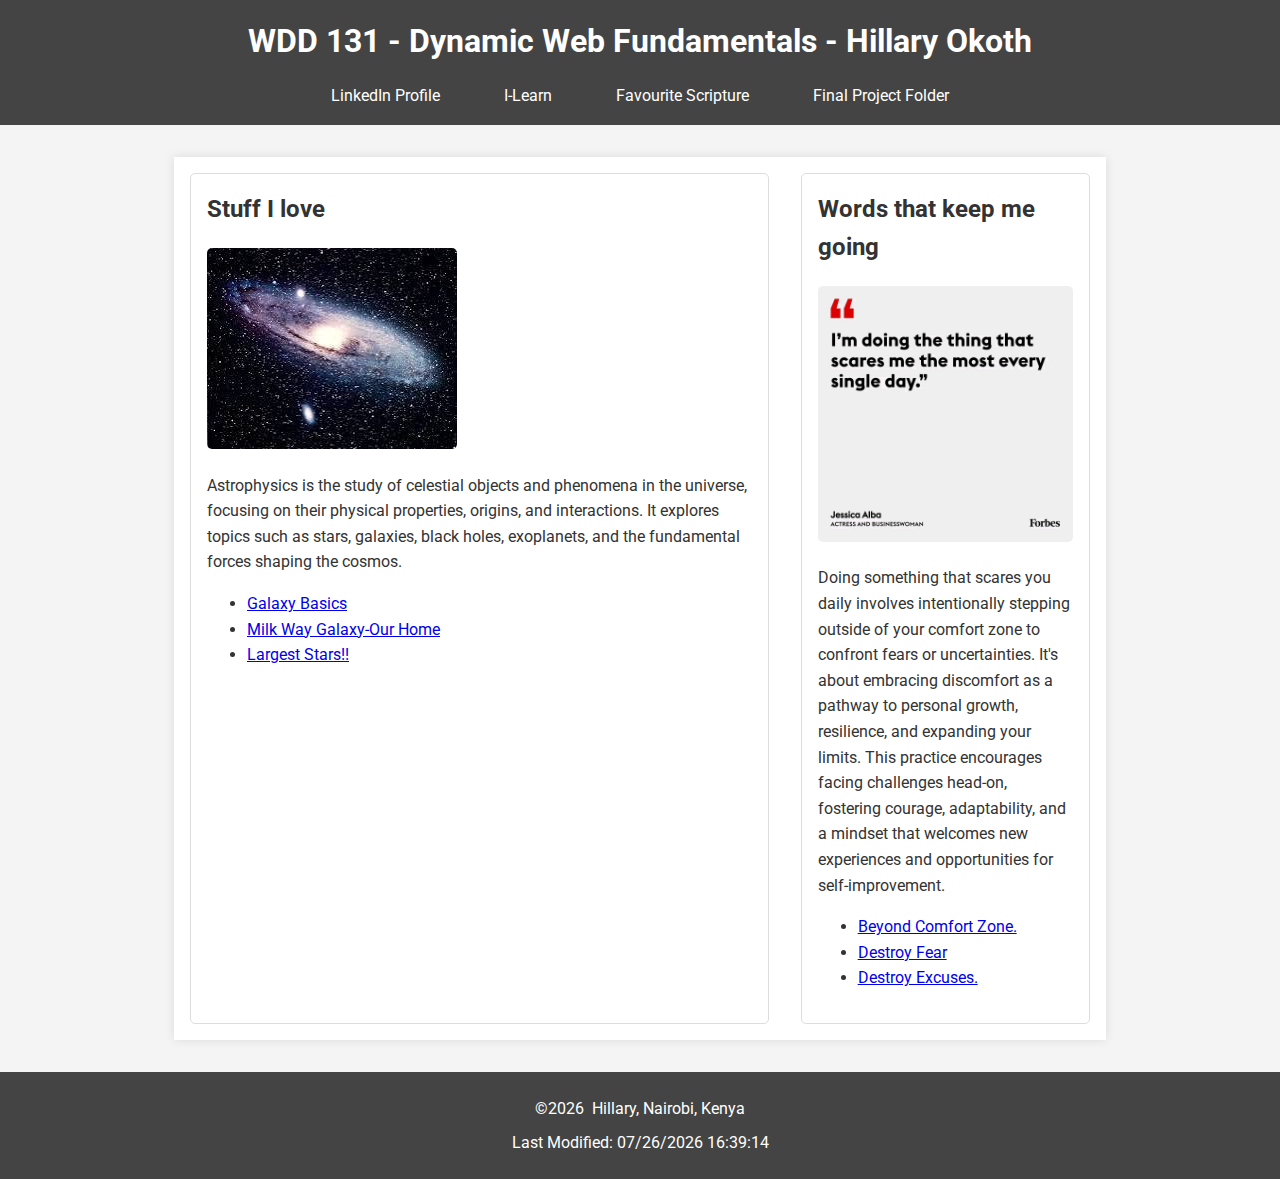
<file: index.html>
<!DOCTYPE html>
<html lang="en">
<head>
    <meta charset="UTF-8">
    <meta name="viewport" content="width=device-width, initial-scale=1.0">
    <title>WDD 131 - Dynamic Web Fundamentals - Hillary Okoth</title>
    <meta name="description" content="A page with some information about me and my interest in Astrophysics. I also speak about some words that help me move forward despite feeling fear.">
    <meta name="author" content="Hillary Okoth">
    <link rel ="preconnect" href="https://fonts.googleapis.com">    
    <link rel="preconnect" href="https://fonts.gstatic.com" crossorigin>
    <link rel ="stylesheet" href="styles/base.css">
    <link href="https://fonts.googleapis.com/css2?family=Roboto:wght@400;700&display=swap" rel="stylesheet">
    <script src="scripts/getdates.js" defer></script>
</head>
<body>
    <header>
        <h1>WDD 131 - Dynamic Web Fundamentals - Hillary Okoth</h1>
        <nav>
            <ul>
                <li><a href="https://www.linkedin.com/in/hillary-okoth-831391218/" target="_blank">LinkedIn Profile</a></li>
                <li><a href="https://byui.instructure.com/" target="_blank">I-Learn</a></li>
                <li><a href="https://www.churchofjesuschrist.org/study/scriptures/nt/matt/4?lang=eng&id=p19#p19" target="_blank">Favourite Scripture</a></li>
                <li><a href="#" target="_blank">Final Project Folder</a></li>
            </ul>
        </nav>
    </header>
    <main>
        <section class="card">
            <h2>Stuff I love</h2>
            <img src="images/astro.jpeg" alt="Picture of a galaxy shot by The Hubble Space Telescope.">
            <p>Astrophysics is the study of celestial objects and phenomena in the universe, focusing on their physical properties, origins, and interactions. It explores topics such as stars, galaxies, black holes, exoplanets, and the fundamental forces shaping the cosmos.</p>
            <ul>
                <li><a href="https://science.nasa.gov/universe/galaxies/" target="_blank">Galaxy Basics</a></li>
                <li><a href="https://en.wikipedia.org/wiki/Milky_Way" target="_blank">Milk Way Galaxy-Our Home</a></li>
                <li><a href="https://www.thoughtco.com/the-largest-star-in-the-universe-3073629" target="_blank">Largest Stars!!</a></li>
            </ul>
        </section>
        <section class="card">
            <h2>Words that keep me going</h2>
            <img src="images/quote.jpeg" alt="A quote.">
            <p>Doing something that scares you daily involves intentionally stepping outside of your comfort zone to confront fears or uncertainties. It's about embracing discomfort as a pathway to personal growth, resilience, and expanding your limits. This practice encourages facing challenges head-on, fostering courage, adaptability, and a mindset that welcomes new experiences and opportunities for self-improvement.</p>
            <ul>
                <li><a href="https://www.successconsciousness.com/blog/personal-development/beyond-the-comfort-zone/" target="_blank">Beyond Comfort Zone.</a></li>
                <li><a href="https://psychcentral.com/anxiety/tips-for-overcoming-fear-and-anxiety" target="_blank">Destroy Fear</a></li>
                <li><a href="https://www.lifehack.org/articles/mentalstrength/how-to-stop-making-excuses-and-get-what-you-want.html" target="_blank">Destroy Excuses.</a></li>
            </ul>
        </section>
    </main>
    
    <footer>
        <p>&copy; <span id="currentyear"></span> Hillary, Nairobi, Kenya</p>
        <p id="lastModified"></p>
    </footer>
     
</body>
</html>
</file>
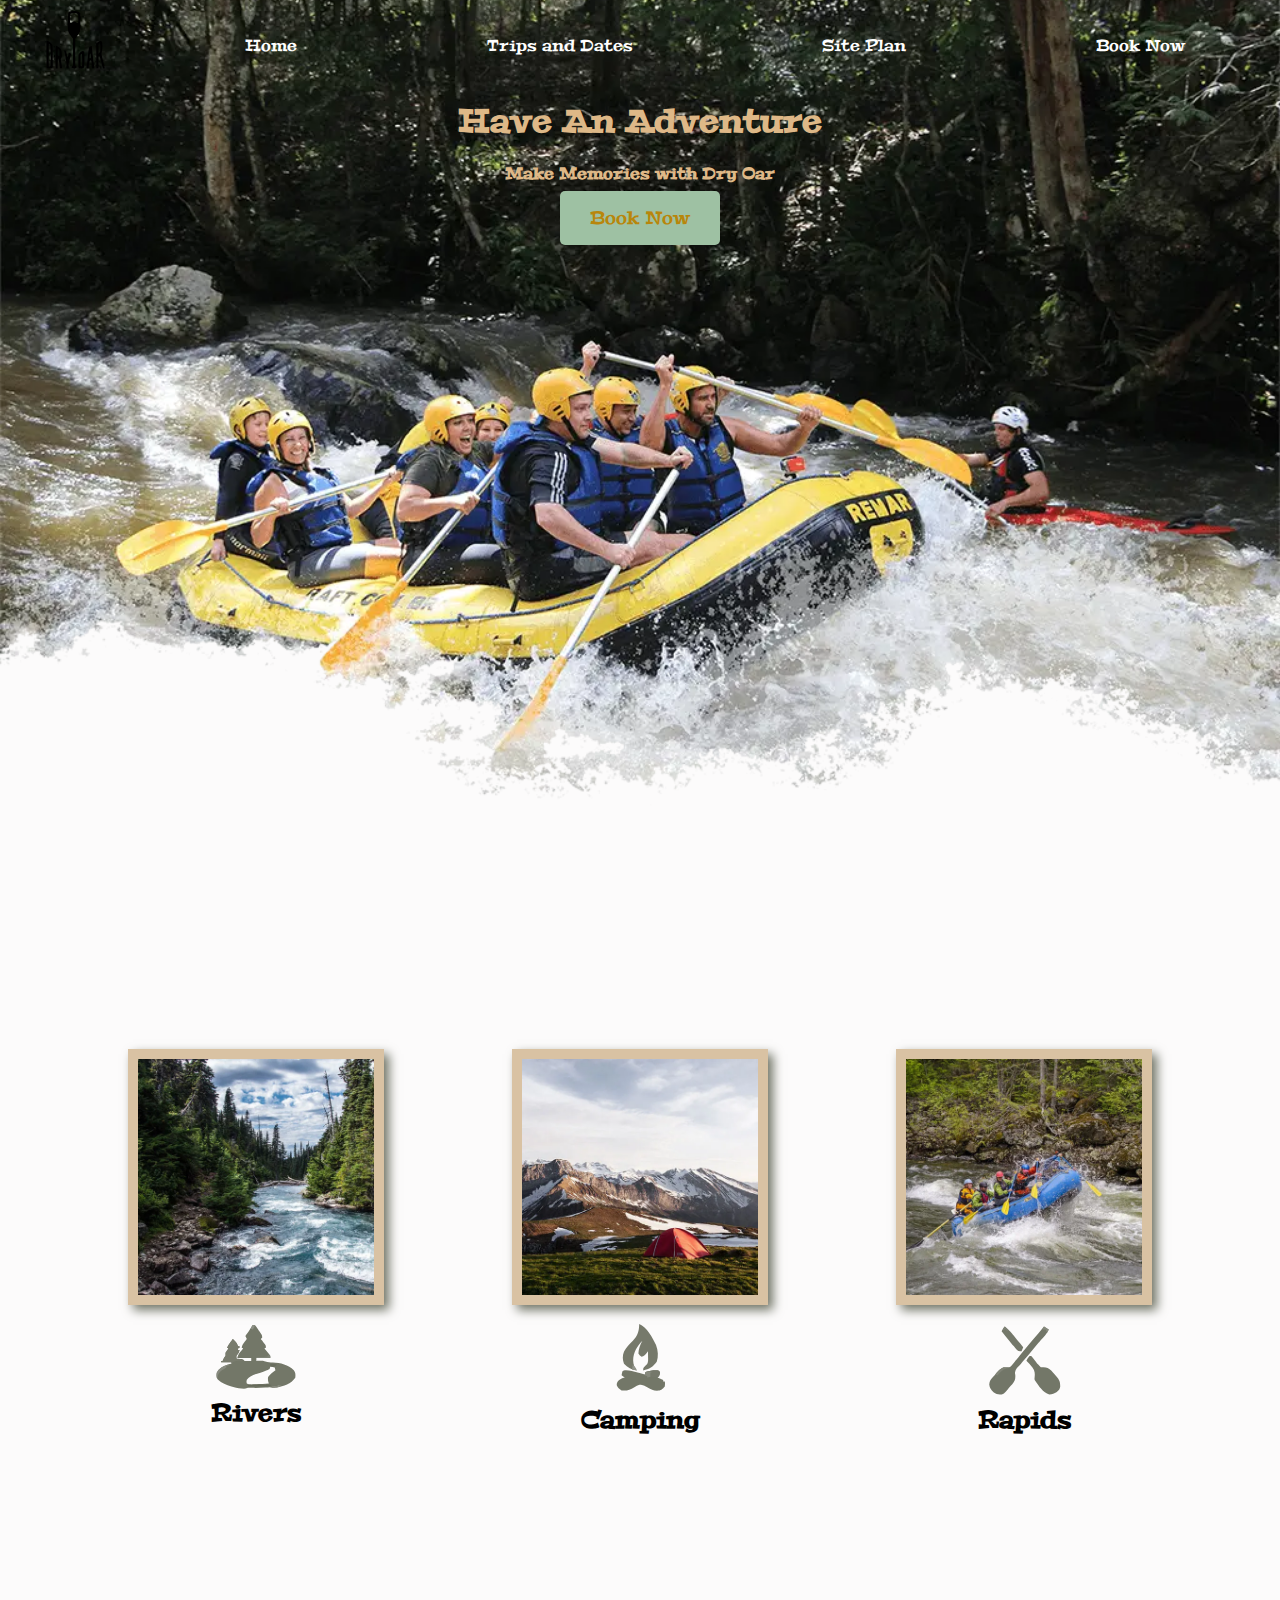
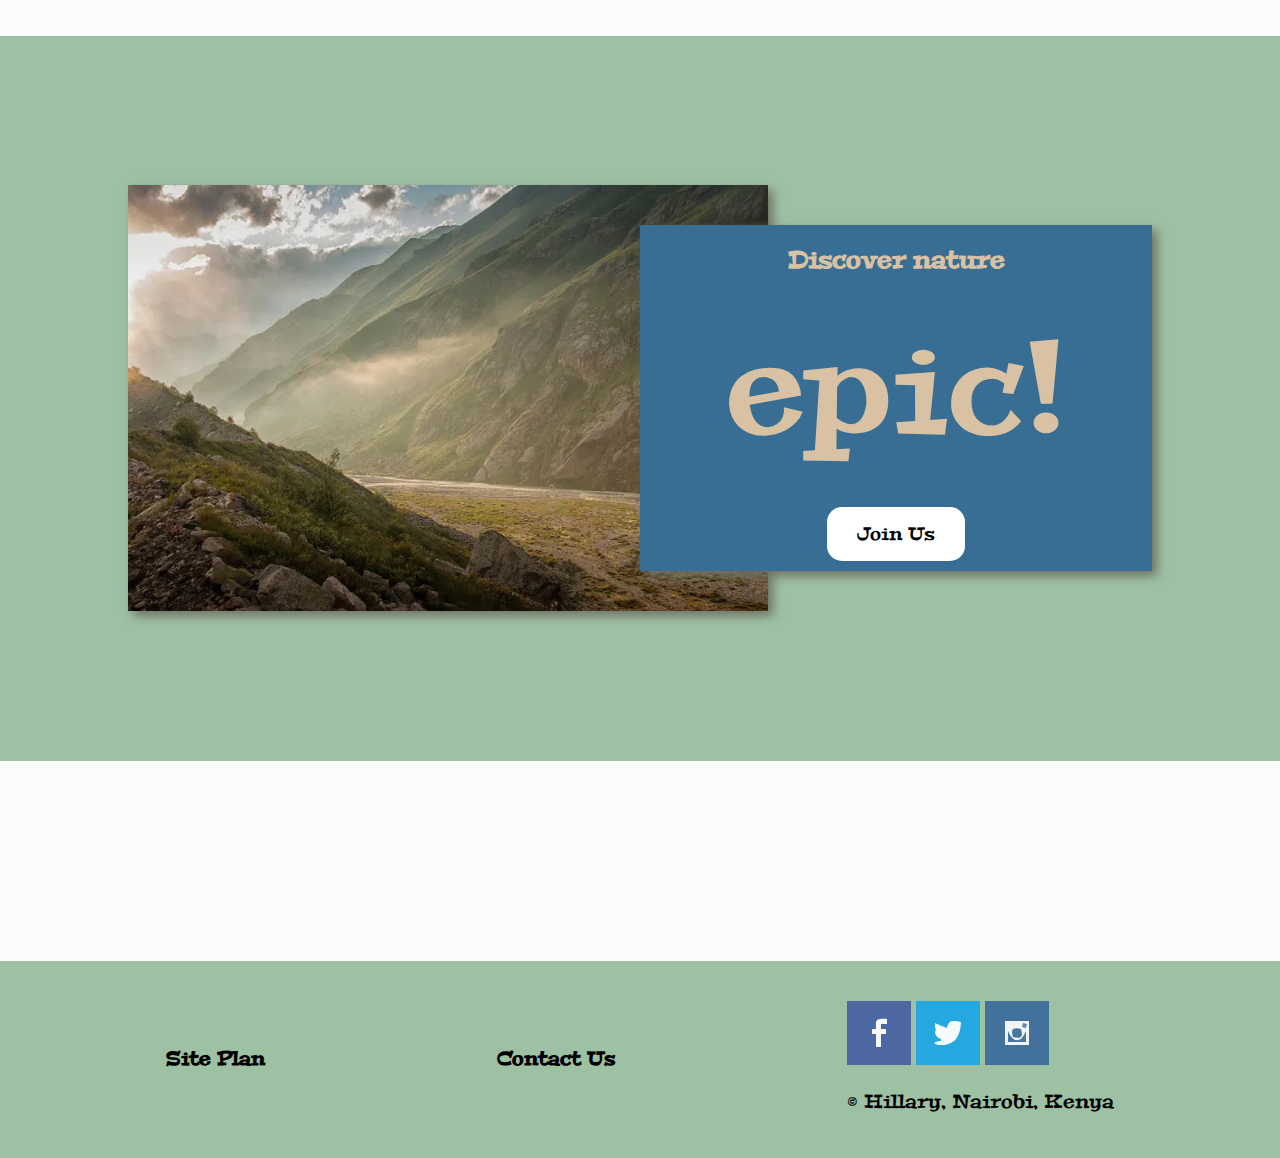
<file: wwr/index.html>
<!DOCTYPE html>
<html lang="en">
<head>
    <meta charset="UTF-8">
    <meta name="viewport" content="width=device-width, initial-scale=1.0">
    <title>WDD 131 - Dynamic Web Fundamentals - Hillary Okoth</title>
    <meta name="description" content="White Water Rafting Booking Site.">
    <meta name="author" content="Hillary Okoth">
    <link rel ="preconnect" href="https://fonts.googleapis.com">    
    <link rel="preconnect" href="https://fonts.gstatic.com" crossorigin>
    <link rel ="stylesheet" href="styles/styles.css">
    <link href="https://fonts.googleapis.com/css2?family=Roboto:wght@400;700&display=swap" rel="stylesheet">
    <script src="scripts/rafting.js" defer></script>
</head>

    <body>

        <div id="content">

            <header>
                <a id="logo_link" href="index.html">
                    <img class="logo" src="images/logo.svg" alt="Dry Oar Logo" loading="lazy">
                </a>
                <nav>
                    <a href="index.html">Home</a>
                    <a href="trips.html" target="_blank">Trips and Dates</a>
                    <a href="site-plan-rafting.html" target="_blank">Site Plan</a>
                    <a href="book.html" target="_blank">Book Now</a>
                </nav>
            </header>

            <div id="hero">
                
                <div id="hero-box">
                    <img id="hero-img" src="images/hero.webp" alt="People enjoying white water rafting">
                </div>
                <section id="hero-msg">
                    <h1 class="home-title">Have An Adventure</h1>
                    <h4>Make Memories with Dry Oar</h4>
                    <div class="button-box">
                        <a class="book" href="book.html" target="_blank">Book Now</a>
                    </div>
                </section>
            </div>

            <main class="home-grid">

                <section class="rivers-card">
                    <img class="card-img" src="images/rivers.webp" alt="river in forest">
                    <img class="icon" src="images/river_icon.svg" alt="river icon">
                    <h2>Rivers</h2>
                </section>

                <section class="camping-card">
                    <img class="card-img" src="images/camping.webp" alt="tent in mountains">
                    <img class="icon" src="images/fire_icon.svg" alt="fire icon">
                    <h2>Camping</h2>
                </section>

                <section class="rapids-card">
                    <img class="card-img" src="images/rapids.webp" alt="rafting boat">
                    <img class="icon" src="images/oars.svg" alt="oars icon">
                    <h2>Rapids</h2>
                </section>

                <div id="background"></div>

                <img class="mountains" src="images/mountains.webp" alt="Misty mountains">
                
                <section class="msg">
                    <h2 id="wow">Discover nature</h2>
                    <p id="epic">epic! </p>
                    <a class='join' href="book.html">Join Us</a>
                </section>
                
            </main>

            <footer>                
                <h3><a href="site-plan-rafting.html">Site Plan</a></h3>
                <h3><a href="book.html">Contact Us</a></h3>
                <div class="social">
                    <a href="https://facebook.com" target="_blank">
                        <img src="images/facebook.svg" alt="fb icon">
                    </a>
                    <a href="https://twitter.com" target="_blank">
                        <img src="images/twitter.svg" alt="twitter icon">
                    </a>
                    <a href="https://instagram.com" target="_blank">
                        <img src="images/instagram.svg" alt="instagram icon">
                    </a>

                    <p>&copy; <span id="currentyear"></span> Hillary, Nairobi, Kenya</p>
                    <p id="lastModified"></p>

                </div>
            </footer>
        </div>   
    </body>
</html>
</file>
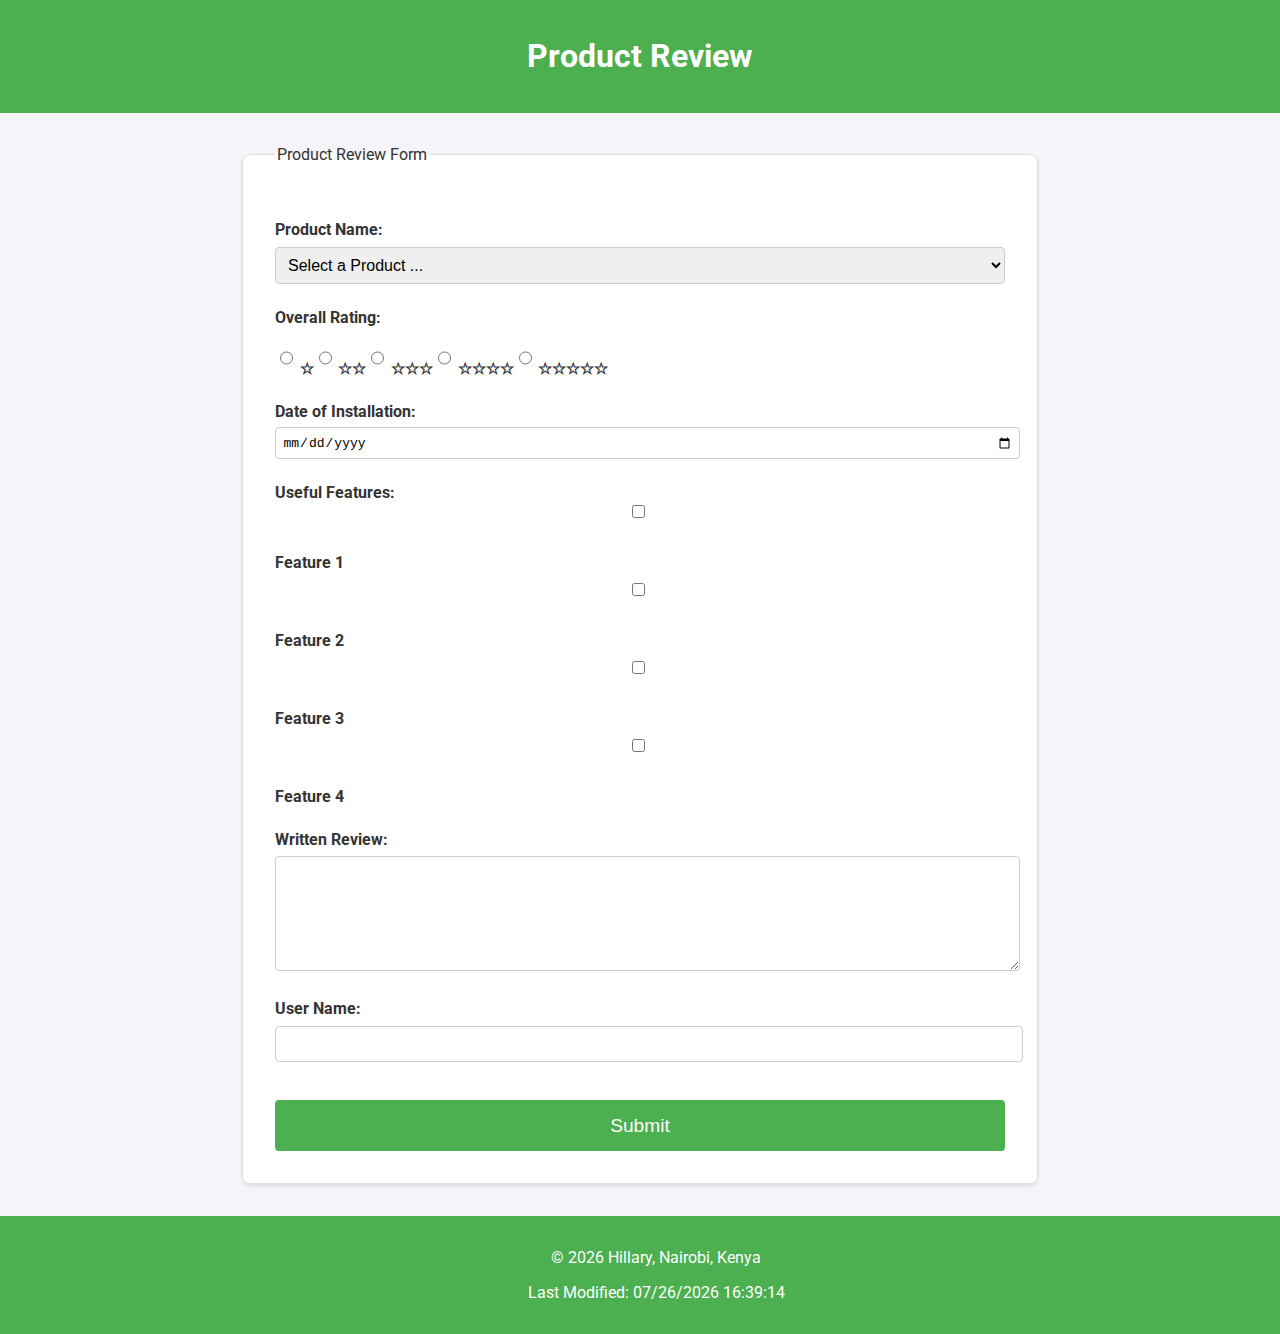
<file: form.html>
<!DOCTYPE html>
<html lang="en">
<head>
    <meta charset="UTF-8">
    <meta name="viewport" content="width=device-width, initial-scale=1.0">
    <title>WDD 131 - Dynamic Web Fundamentals - Hillary Okoth</title>
    <meta name="description" content="A page for Product Review.">
    <meta name="author" content="Hillary Okoth">
    <link rel="preconnect" href="https://fonts.googleapis.com">
    <link rel="preconnect" href="https://fonts.gstatic.com" crossorigin>
    <link rel="stylesheet" href="week05/styles/form.css">
    <link href="https://fonts.googleapis.com/css2?family=Roboto:wght@400;700&display=swap" rel="stylesheet">
    <script src="week05/scripts/form.js" defer></script>
</head>
<body>
    <header>
        <h1>Product Review</h1>
    </header>

    <main>
        <form action="review.html" method="get">
            <fieldset>
                <legend>Product Review Form</legend>
                
                <label for="productName">Product Name:</label>
                <select id="productName" name="productName" required>
                    <option value="" disabled selected>Select a Product ...</option>
                    <!-- Dynamically generated options will go here -->
                </select>

                <label for="overallRating">Overall Rating:</label>
                <div id="overallRating">
                    <input type="radio" id="rating1" name="rating" value="1" required>
                    <label for="rating1">&star;</label>
                    <input type="radio" id="rating2" name="rating" value="2" required>
                    <label for="rating2">&star;&star;</label>
                    <input type="radio" id="rating3" name="rating" value="3" required>
                    <label for="rating3">&star;&star;&star;</label>
                    <input type="radio" id="rating4" name="rating" value="4" required>
                    <label for="rating4">&star;&star;&star;&star;</label>
                    <input type="radio" id="rating5" name="rating" value="5" required>
                    <label for="rating5">&star;&star;&star;&star;&star;</label>
                </div>

                <label for="installationDate">Date of Installation:</label>
                <input type="date" id="installationDate" name="installationDate" required>

                <label for="usefulFeatures">Useful Features:</label>
                <div id="usefulFeatures">
                    <input type="checkbox" id="feature1" name="usefulFeatures" value="Feature 1">
                    <label for="feature1">Feature 1</label>
                    <input type="checkbox" id="feature2" name="usefulFeatures" value="Feature 2">
                    <label for="feature2">Feature 2</label>
                    <input type="checkbox" id="feature3" name="usefulFeatures" value="Feature 3">
                    <label for="feature3">Feature 3</label>
                    <input type="checkbox" id="feature4" name="usefulFeatures" value="Feature 4">
                    <label for="feature4">Feature 4</label>
                </div>

                <label for="writtenReview">Written Review:</label>
                <textarea id="writtenReview" name="writtenReview"></textarea>

                <label for="userName">User Name:</label>
                <input type="text" id="userName" name="userName">

                <input type="submit" value="Submit">
            </fieldset>
        </form>
    </main>
    
    <footer>
        <p>&copy; <span id="currentyear"></span> Hillary, Nairobi, Kenya</p>
        <p id="lastModified"></p>
    </footer>
</body>
</html>
</file>
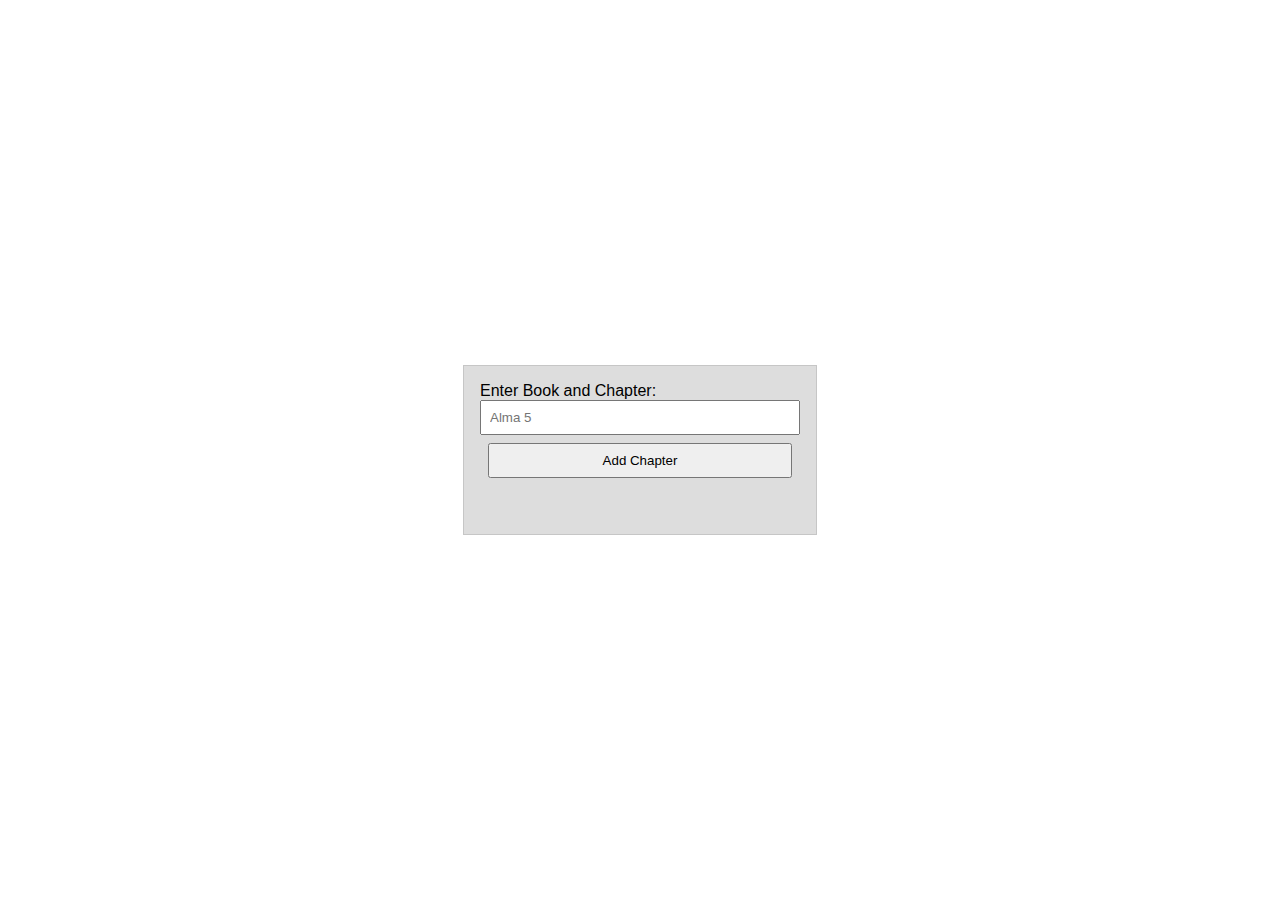
<file: week02/bom.html>
<!DOCTYPE html>
<html lang="en">
<head>
    <meta charset="UTF-8">
    <meta name="viewport" content="width=device-width, initial-scale=1.0">
    <title>Bookf Mormon - Top 10</title>
    <meta name="description" content="A webpage for scriptures.">
    <meta name="author" content="Hillary Okoth">
    <link rel ="preconnect" href="https://fonts.googleapis.com">    
    <link rel="preconnect" href="https://fonts.gstatic.com" crossorigin>
    <link href="https://fonts.googleapis.com/css2?family=Roboto:wght@400&display=swap" rel="stylesheet">
    <link rel="stylesheet" href="styles/bom.css">
    <script src="scripts/bom.js" defer></script>

        
</head>
<body>    
    <main>
        <label for="favchap">Enter Book and Chapter: </label>
        <input type="text" id="favchap" placeholder="Alma 5">
        <button type="submit">Add Chapter</button>
        <ul id="list"></ul>
    </main>
</body>
</html>
</file>
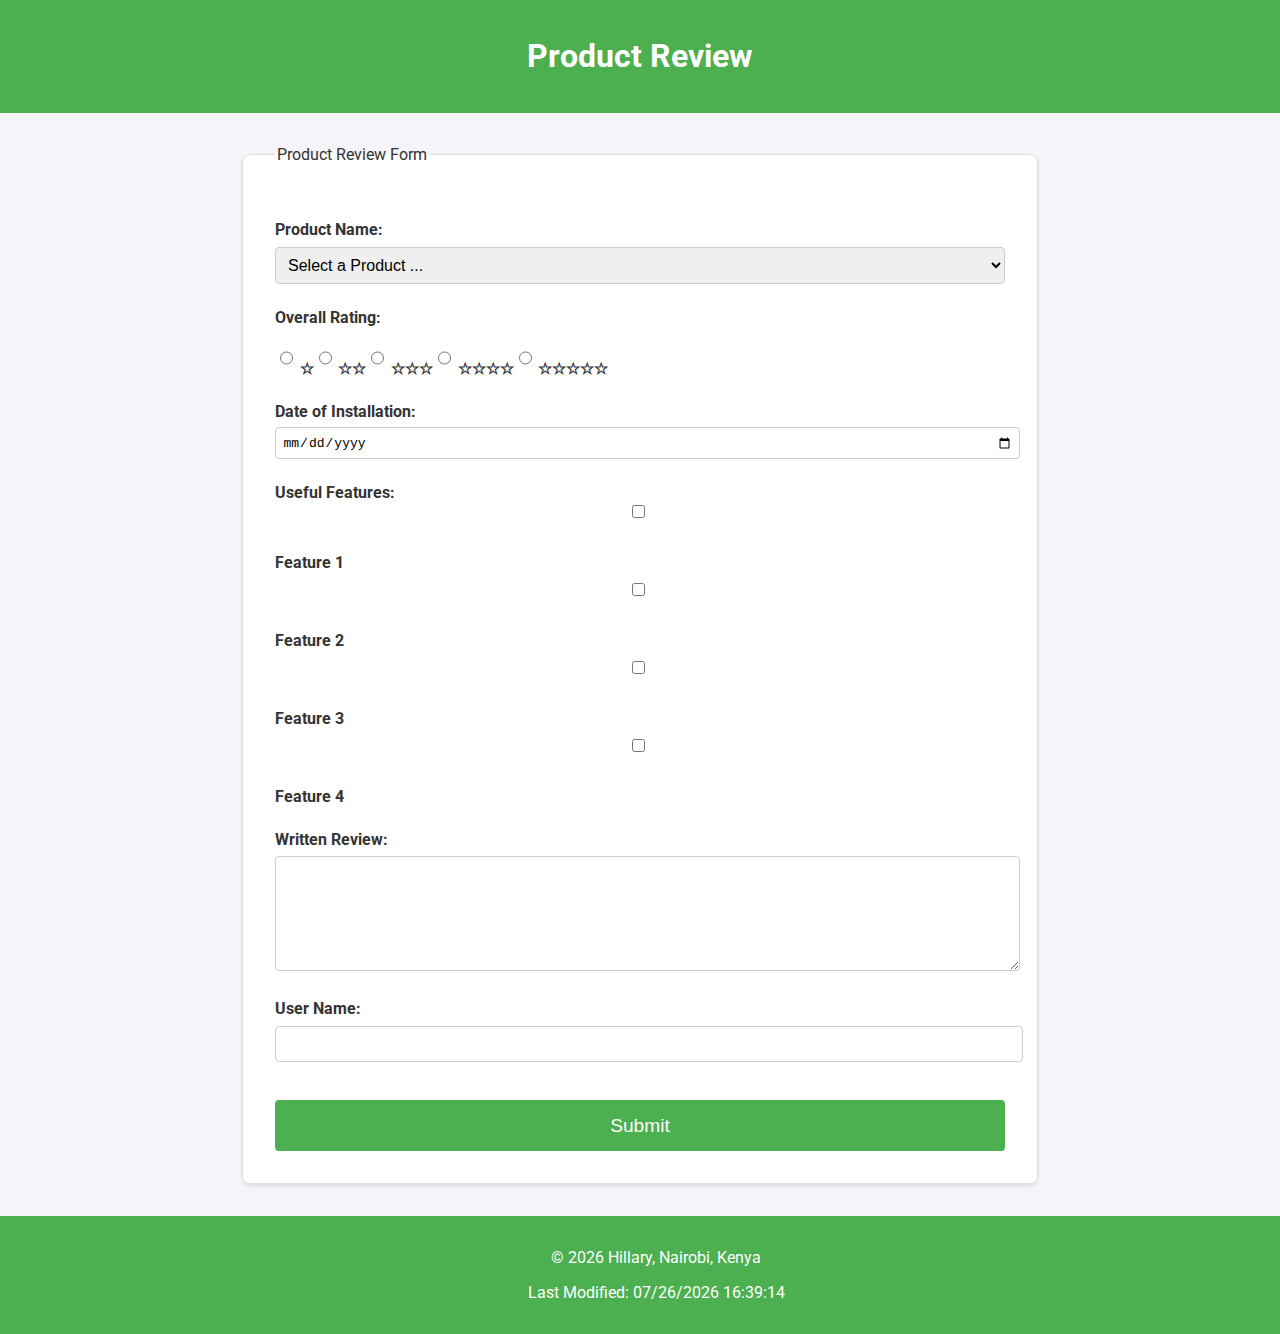
<file: week05/form.html>
<!DOCTYPE html>
<html lang="en">
<head>
    <meta charset="UTF-8">
    <meta name="viewport" content="width=device-width, initial-scale=1.0">
    <title>WDD 131 - Dynamic Web Fundamentals - Hillary Okoth</title>
    <meta name="description" content="A page for Product Review.">
    <meta name="author" content="Hillary Okoth">
    <link rel="preconnect" href="https://fonts.googleapis.com">
    <link rel="preconnect" href="https://fonts.gstatic.com" crossorigin>
    <link rel="stylesheet" href="styles/form.css">
    <link href="https://fonts.googleapis.com/css2?family=Roboto:wght@400;700&display=swap" rel="stylesheet">
    <script src="scripts/form.js" defer></script>
</head>
<body>
    <header>
        <h1>Product Review</h1>
    </header>

    <main>
        <form action="review.html" method="get">
            <fieldset>
                <legend>Product Review Form</legend>
                
                <label for="productName">Product Name:</label>
                <select id="productName" name="productName" required>
                    <option value="" disabled selected>Select a Product ...</option>
                    <!-- Dynamically generated options will go here -->
                </select>

                <label for="overallRating">Overall Rating:</label>
                <div id="overallRating">
                    <input type="radio" id="rating1" name="rating" value="1" required>
                    <label for="rating1">&star;</label>
                    <input type="radio" id="rating2" name="rating" value="2" required>
                    <label for="rating2">&star;&star;</label>
                    <input type="radio" id="rating3" name="rating" value="3" required>
                    <label for="rating3">&star;&star;&star;</label>
                    <input type="radio" id="rating4" name="rating" value="4" required>
                    <label for="rating4">&star;&star;&star;&star;</label>
                    <input type="radio" id="rating5" name="rating" value="5" required>
                    <label for="rating5">&star;&star;&star;&star;&star;</label>
                </div>

                <label for="installationDate">Date of Installation:</label>
                <input type="date" id="installationDate" name="installationDate" required>

                <label for="usefulFeatures">Useful Features:</label>
                <div id="usefulFeatures">
                    <input type="checkbox" id="feature1" name="usefulFeatures" value="Feature 1">
                    <label for="feature1">Feature 1</label>
                    <input type="checkbox" id="feature2" name="usefulFeatures" value="Feature 2">
                    <label for="feature2">Feature 2</label>
                    <input type="checkbox" id="feature3" name="usefulFeatures" value="Feature 3">
                    <label for="feature3">Feature 3</label>
                    <input type="checkbox" id="feature4" name="usefulFeatures" value="Feature 4">
                    <label for="feature4">Feature 4</label>
                </div>

                <label for="writtenReview">Written Review:</label>
                <textarea id="writtenReview" name="writtenReview"></textarea>

                <label for="userName">User Name:</label>
                <input type="text" id="userName" name="userName">

                <input type="submit" value="Submit">
            </fieldset>
        </form>
    </main>
    
    <footer>
        <p>&copy; <span id="currentyear"></span> Hillary, Nairobi, Kenya</p>
        <p id="lastModified"></p>
    </footer>
</body>
</html>
</file>
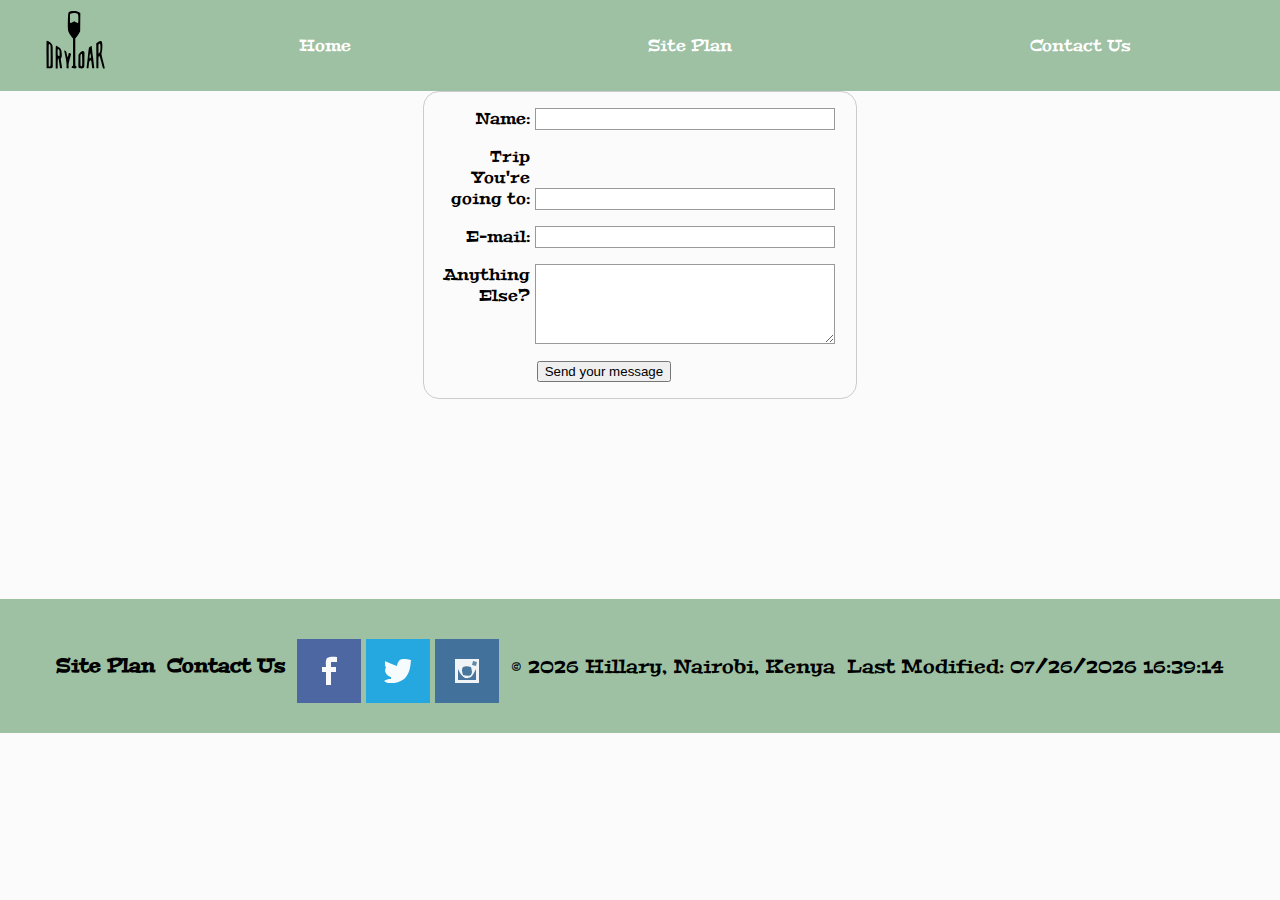
<file: wwr/book.html>
<!DOCTYPE html>
<html lang="en">
<head>
    <meta charset="UTF-8">
    <meta name="viewport" content="width=device-width, initial-scale=1.0">
    <title>Talk to Us!</title>
    <meta name="description" content="White Water Rafting Booking Site.">
    <meta name="author" content="Hillary Okoth">
    <link rel ="preconnect" href="https://fonts.googleapis.com">    
    <link rel="preconnect" href="https://fonts.gstatic.com" crossorigin>
    <link rel ="stylesheet" href="styles/styles.css">
    <link href="https://fonts.googleapis.com/css2?family=Roboto:wght@400;700&display=swap" rel="stylesheet">
    <script src="scripts/rafting.js" defer></script>
    <style>
        form {
            margin: 0 auto;
            width: 400px;
            padding: 1em;
            border: 1px solid #ccc;
            border-radius: 1em;
        }

        ul {
            list-style: none;
            padding: 0;
            margin: 0;
        }

        form li + li {
            margin-top: 1em;
        }

        label {
            display: inline-block;
            width: 90px;
            text-align: right;
        }

        input, textarea {
            font: 1em sans-serif;
            width: 300px;
            box-sizing: border-box;
            border: 1px solid #999;
        }

        input:focus, textarea:focus {
            border-color: #000;
        }

        textarea {
            vertical-align: top;
            height: 5em;
        }

        .button {
            padding-left: 90px; 
        }

        button {
            margin-left: 0.5em;
        }

        #feedback {
            background-color: antiquewhite;
            position: absolute;
            top: 0;
            left: 0;
            right: 0;
            padding: .5em;
            display: none;      
        }

        .moveDown {
            margin-top: 3em;
        }
    </style>
</head>
<body>
    <div id="data">
        <header class="trip">
            <a id="logo_link" href="index.html">
                <img class="logo" src="images/logo.svg" alt="Dry Oar Logo">
            </a>
            <nav>
                <a href="index.html">Home</a>                    
                <a href="site-plan-rafting.html">Site Plan</a>
                <a href="contactus.html">Contact Us</a>
            </nav>
        </header>            
        <main>
            <div id="feedback"></div>
            <form action="/my-handling-form-page" method="post">
                <ul>
                    <li>
                        <label for="name">Name:</label>
                        <input type="text" id="name" name="user_name" />
                    </li>
                    <li>
                        <label for="trip">Trip You're going to:</label>
                        <input type="text" id="trip" name="user_trip" />
                    </li>
                    <li>
                        <label for="mail">E-mail:</label>
                        <input type="email" id="mail" name="user_email" />
                    </li>
                    <li>
                        <label for="msg">Anything Else?</label>
                        <textarea id="msg" name="user_message"></textarea>
                    </li>
                    <li class="button">
                        <button type="submit">Send your message</button>
                    </li>
                </ul>
            </form>
        </main>
        <footer>
            <h3><a href="site-plan-rafting.html">Site Plan</a></h3>
            <h3><a href="contactus.html">Contact Us</a></h3>
            <div class="social">
                <a href="https://facebook.com" target="_blank">
                    <img src="images/facebook.svg" alt="fb icon">
                </a>
                <a href="https://twitter.com" target="_blank">
                    <img src="images/twitter.svg" alt="twitter icon">
                </a>
                <a href="https://instagram.com" target="_blank">
                    <img src="images/instagram.svg" alt="instagram icon">
                </a>
            </div>
            <p>&copy; <span id="currentyear"></span> Hillary, Nairobi, Kenya</p>
            <p id="lastModified"></p>
        </footer>
    </div>  
</body>
</html>
</file>
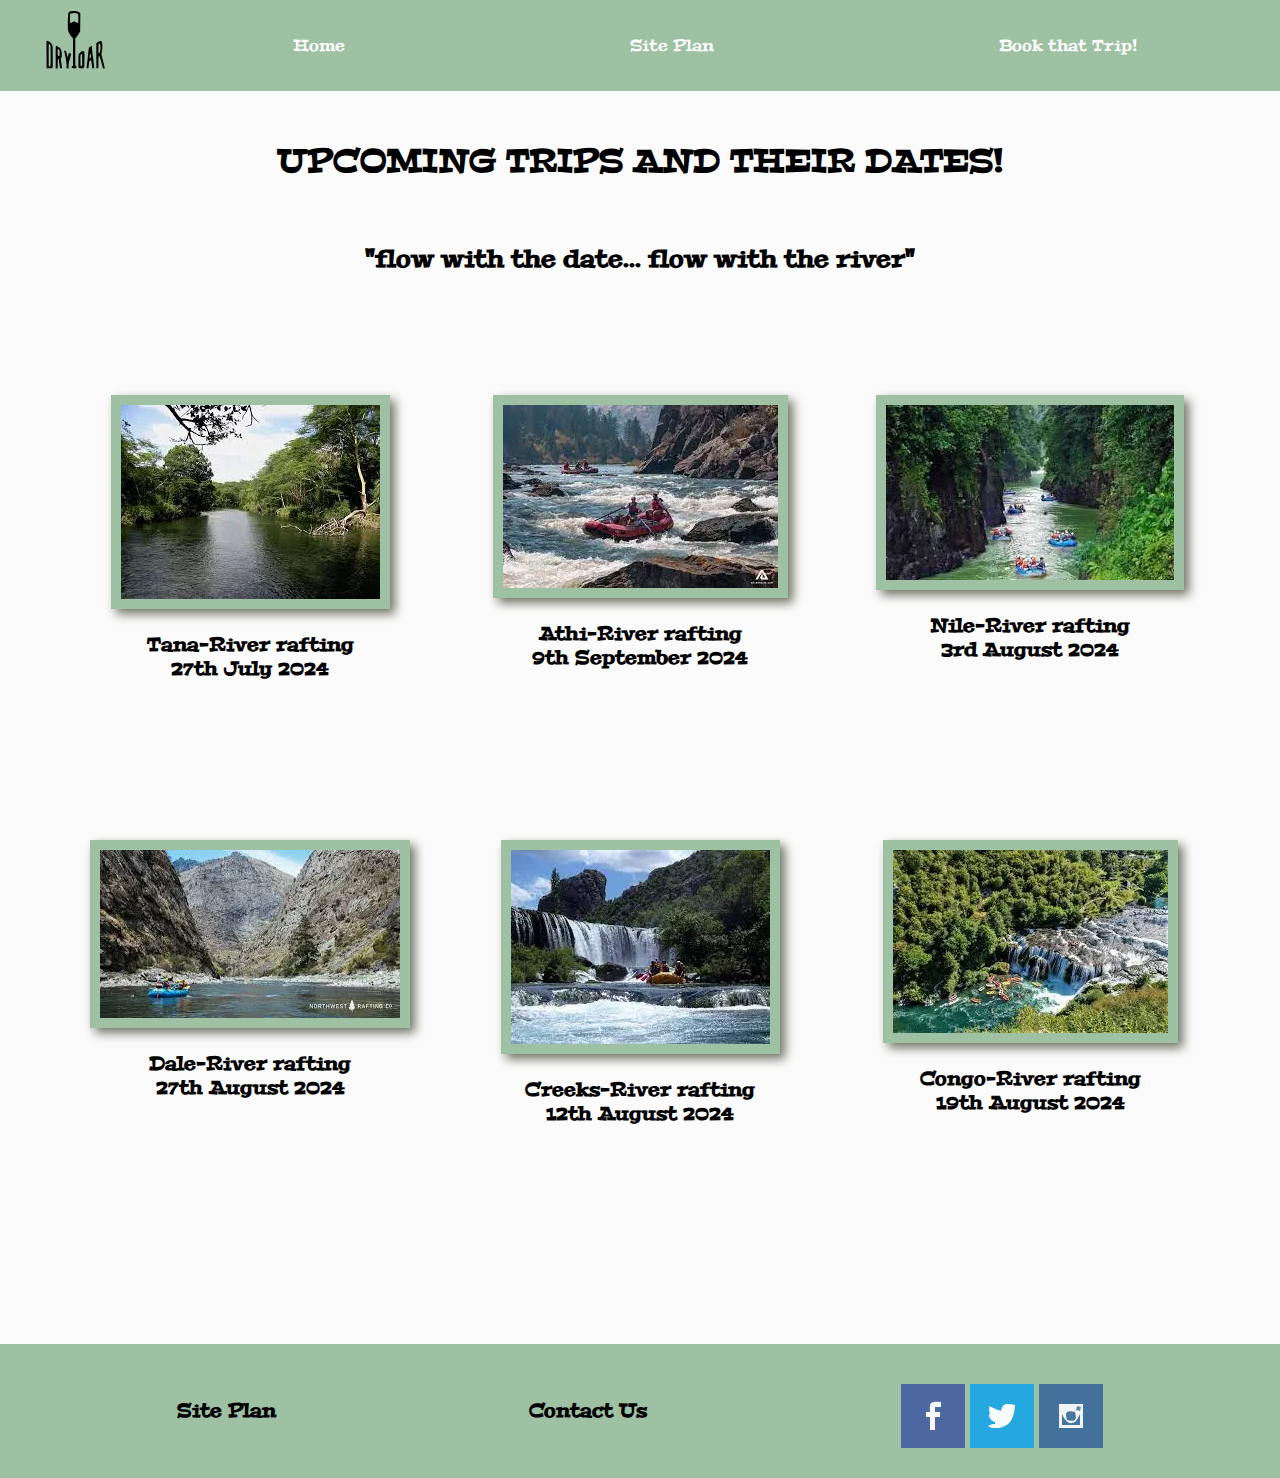
<file: wwr/trips.html>
<!DOCTYPE html>
<html lang="en">
<head>
    <meta charset="UTF-8">
    <meta name="viewport" content="width=device-width, initial-scale=1.0">
    <title>Trips and Dates</title>
    <meta name="description" content="White Water Rafting Booking Site.">
    <meta name="author" content="Hillary Okoth">
    <link rel ="preconnect" href="https://fonts.googleapis.com">    
    <link rel="preconnect" href="https://fonts.gstatic.com" crossorigin>
    <link rel ="stylesheet" href="styles/styles.css">
    <link href="https://fonts.googleapis.com/css2?family=Roboto:wght@400;700&display=swap" rel="stylesheet">
    <script src="scripts/rafting.js" defer></script>
</head>

    <body>

        <div id="data">

            <header class="trip">
                <a id="logo_link" href="index.html">
                    <img class="logo" src="images/logo.svg" alt="Dry Oar Logo">
                </a>
                <nav>
                    <a href="index.html">Home</a>                    
                    <a href="site-plan-rafting.html">Site Plan</a>
                    <a href="book.html">Book that Trip!</a>
                </nav>
            </header>

            <div id="heading">
                <h1>UPCOMING TRIPS AND THEIR DATES!<br><br></h1>
                <h2>"flow with the date... flow with the river"</h2>
            </div>       
        

            <main class="trip-grid">
                <section class="tana-river">
                    <a href="#" target="_blank"> <img class="trip-card" src="images/tana.webp" alt="photo of river tana"></a>
                    <h3 class="details">Tana-River rafting<br>27th July 2024</h3>
                </section>

                <section class="nile-river">
                    <a href="#" target="_blank"> <img class="trip-card" src="images/nile.webp" alt="photo of river nile"></a>
                    <h3 class="details">Nile-River rafting<br>3rd August 2024</h3>
                </section>

                <section class="creeks-river">
                    <a href="#" target="_blank"> <img class="trip-card" src="images/creeks.webp" alt="photo of creeks river"></a>
                    <h3 class="details">Creeks-River rafting<br>12th August 2024</h3>
                </section>

                <section class="congo-river">
                    <a href="#" target="_blank"> <img class="trip-card" src="images/congo.webp" alt="photo of river congo"></a>
                    <h3 class="details">Congo-River rafting<br>19th August 2024</h3>
                </section>

                <section class="dale-river">
                    <a href="#" target="_blank"> <img class="trip-card" src="images/dale.webp" alt="photo of the dale river"></a>
                    <h3 class="details">Dale-River rafting<br>27th August 2024</h3>
                </section>

                <section class="athi-river">
                    <a href="#" target="_blank"> <img class="trip-card" src="images/athi.webp" alt="photo of athi-river"></a>
                    <h3 class="details">Athi-River rafting<br>9th September 2024</h3>
                </section>

            </main>



            <footer>
                
                <h3><a href="site-plan-rafting.html">Site Plan</a></h3>
                <h3><a href="book.html">Contact Us</a></h3>
                <div class="social">
                    <a href="https://facebook.com" target="_blank">
                        <img src="images/facebook.svg" alt="fb icon">
                    </a>
                    <a href="https://twitter.com" target="_blank">
                        <img src="images/twitter.svg" alt="twitter icon">
                    </a>
                    <a href="https://instagram.com" target="_blank">
                        <img src="images/instagram.svg" alt="instagram icon">
                    </a>
                </div>
            </footer>
        </div>   
    </body>
</html>
</file>
<file: styles/base.css>
/* Google Fonts API */
@import url('https://fonts.googleapis.com/css2?family=Roboto:wght@400;700&display=swap');


/* Base styles */
body {
    font-family: 'Roboto', sans-serif;
    margin: 0;
    padding: 0;
    line-height: 1.6;
    background-color: #f4f4f4;
    color: #333;
}

/* Header styles */
header {
    background-color: #444;
    color: white;
    padding: 1em 0;
    text-align: center;
}

header h1 {
    margin: 0;
}

nav {
    display: flex;
    justify-content: center;
    margin-top: 1em;
}

nav ul {
    list-style: none;
    padding: 0;
    margin: 0;
    display: flex;
}

nav ul li {
    margin: 0 1em;
}

nav ul li a {
    color: white;
    text-decoration: none;
    padding: 0.5em 1em;
    border-radius: 5px;
    transition: background-color 0.3s;
}

nav ul li a:hover {
    background-color: #666;
}

/* Main styles */
main {
    max-width: 900px;
    margin: 2em auto;
    padding: 1em;
    background-color: white;
    box-shadow: 0 0 10px rgba(0, 0, 0, 0.1);
    display: grid;
    grid-template-columns: 2fr 1fr; /* Two columns, first column takes 2/3 of the width */
    gap: 2em; /* Gap between cards */
}

main .card {
    padding: 1em;
    border: 1px solid #ddd;
    border-radius: 5px;
    background-color: #fff;
}

main .card img {
    max-width: 100%;
    border-radius: 5px;
}

main .card h2 {
    margin-top: 0;
}

/* Footer styles */
footer {
    background-color: #444;
    color: white;
    text-align: center;
    padding: 1em 0;
    margin-top: 2em;
}

footer p {
    margin: 0.5em 0;
}

footer p:first-child {
    display: flex;
    align-items: center;
    justify-content: center;
}

footer p:first-child span {
    margin-right: 0.5em;
}

footer p:second-child {
    display: flex;
    align-items: center;
    justify-content: center;
}

footer p:second-child span {
    margin-right: 1.0em;
}
</file>
<file: wwr/styles/styles.css>
@import url('https://fonts.googleapis.com/css2?family=Peralta&display=swap');

#content{
    max-width: 1600px;
    margin: 0 auto;
}

nav a{
    text-align: center;
    color: white;
    text-decoration: none;
    padding: 35px;
}

#hero-msg h1, #hero-msg h4{
    text-align: center;
}

.button-box{
    text-align: center;
}

main-section{
    text-align: center;
}

#background{
    height: 725px;
    background-color:  #9EC1A3;    
    grid-column: 1/11;
    grid-row: 4/9;
}

body{
    background-color: #fcfbfb;
    font-family: 'Peralta', 'Helvetica', 'Arial','Sans serif';
    padding: 0;
    margin: 0;

}

.home-grid{
    margin: auto;
    display: grid;
    grid-template-columns: repeat(10, 1fr);
}

nav a:hover{

    background-color: steelblue;
    color: white;
}

header{
    display: grid;
    grid-template-columns: 150px  auto;
    background-color: transparent;
    opacity: 1;
    color: white;
    font-family:'Peralta', 'Helvetica', 'Arial', 'Sans serif';
}

nav {

    display: flex;
    justify-content: space-around;
}

#logo_link {

    padding-top: 5px;
    justify-self: center;
    align-self: center;
}

.book, .join{
    background-color: #9EC1A3;
    color: darkgoldenrod;
    text-decoration: none;
    font-size: 18px;
    padding: 15px 30px;
    margin-top: 50px;
    border-radius: 5px;
}

#hero {
    display: grid;
    grid-template-columns: 1fr 3fr 1fr;
    margin-top: -100px;
}

#hero-box {
    grid-column: 1/4;
    grid-row: 1/3;
    z-index: -1;
}

#hero-msg {
    grid-column: 1/4;
    grid-row: 1/3;
    margin-top: 100px;
}

.msg{
    background-color: #396E94;
    color: white;
    line-height: 0.1em;
    padding: 35px;
    text-align: center;    
    grid-column: 6/10;
    grid-row: 6/7;
    box-shadow: 5px 5px 10px #6f7364;
}

.msg h2{
    color: white;
    font-family:'Peralta', 'Helvetica', 'Arial', 'Sans serif';
    text-align: center;
}

.msg p{
    color: white;
    font-size: 8em;
    padding-bottom: 15px;
}

footer{
    background-color: #9EC1A3;
    color: black;
    padding: 25px 50px;
    margin-top: 200px;
    display: flex;
    justify-content: space-around;
    align-items: center;
}

footer h3{
    color: black;
}

footer a{
    color: black;
    text-decoration: none;
}

footer a:hover{

    color: white;
}

footer p{
    font-size: 1.2em;
    
}

footer p a:hover{

    text-decoration: underline;
}

footer .social img{
    padding-top: 15px;
}

.home-title{
    
    color: burlywood;
    font-family:'Peralta', 'Helvetica', 'Arial', 'Sans-Serif';
    font-size: 2em;
    margin-top: 10px;
}

.book:hover, .join:hover
{
    color: navy;
}

h4{
    color: burlywood
}

.logo, .icon{
    width: 80px;
}

#hero-img{
    width: 100%;
}


h2{
    margin: 0;
    
}

#wow, #epic{
    color: #d9c2a3;
}

#epic{
 justify-self: center;   
}


#logo_link{
    padding-top: 5px;
}

.icon{
    padding-top: 10px;
}

.rivers-card, .camping-card, .rapids-card{
    margin: 200px 0;
    text-align: center;
}

.card-img {
    border: 10px solid #d9c2a3;
    text-align: center;
    
}

.card-img:hover {
    opacity: .6;
    transform: scale(1.1);
}


main section img {
    box-sizing: border-box;
}

.join{
    background-color: white;
    border-radius: 15px;
    text-align: center;
    color: black;
}
.card-img, .mountains {
    width: 100%;
    box-shadow: 5px 5px 10px #6f7364;
}
.rivers-card{
    grid-column: 2/4;
    grid-row: 2/3; 
}

.camping-card{    
    grid-column: 5/7;
    grid-row: 2/3;
}

.rapids-card{    
    grid-column: 8/10;
    grid-row: 2/3;
}

.mountains{    
    grid-column: 2/7;
    grid-row: 5/8;
    box-shadow: 5px 5px 10px #6f7364;
}

.trip-card{
    border: 10px solid #9EC1A3;
    box-shadow: 5px 5px 10px #6f7364;
    margin-top: 100px;
    text-align: center;
    
}
.trip{
    background-color:#9EC1A3;
}

.trip-grid{
    margin: auto;
    display: grid;
    grid-template-columns: repeat(10, 1fr);
    grid-gap: 20px;
}

#heading{
    margin-top: 50px;
    text-align: center;
    font-family:'Peralta', 'Helvetica', 'Arial', 'Sans serif';

}
.details{
    text-align: center;
}

.tana-river{
    grid-column: 2/4;
    grid-row: 2/3;
    justify-self: center;
}

.athi-river{
    grid-column: 5/7;
    grid-row: 2/3;
    justify-self: center;
}

.nile-river{
    grid-column: 8/10;
    grid-row: 2/3;
    justify-self: center;
}

.dale-river{
    grid-column: 2/4;
    grid-row: 4/5;
    justify-self: center;
}

.creeks-river{
    grid-column: 5/7;
    grid-row: 4/5;
    justify-self: center;
}
.congo-river{
    grid-column: 8/10;
    grid-row: 4/5;
    justify-self: center;
}

.trip-card:hover {
    opacity: .8;
    transform: scale(1.1);
}





@media screen and (max-width: 900px) {

    #hero, .home-grid, .trip-grid {
        display: block;
        height: auto;
    }

    .trip-card{
        margin: 50px auto;
        width: 60%;        
        display: block;
        margin-left: auto;
        margin-right: auto;
        
          
    }
    #epic{
        justify-self: center;   
       }
    nav, footer {
        flex-direction: column;
    }
    nav a {
        display: block;
        padding: 15px;
    }
    #hero {
        margin-top: 0;
    }
    #hero-msg {
        margin-top: 0;
    }
    #hero-msg h4 {
        display: none;
    }
    .home-title {
        font-size: 25px;
        color: #6f7364;
    }
    .rivers-card, .camping-card, .rapids-card { 
        margin: 50px auto;
        width: 60%;
    }
    #background {
        display: none;
    }

    header{
        background-color: #9EC1A3;
        opacity: 1;
    }
    .mountains, .msg {
        width: 80%;
        display: block;
        margin: 0 auto;
    }
    footer {
        margin-top: 25px;
    } 
}
</file>
<file: week05/styles/form.css>
body {
    font-family: 'Roboto', sans-serif;
    margin: 0;
    padding: 0;
    box-sizing: border-box;
    background-color: #f4f4f9;
    color: #333;
}

header {
    background-color: #4CAF50;
    color: white;
    padding: 1em;
    text-align: center;
}

main {
    padding: 2em 1em;
    max-width: 800px;
    margin: 0 auto;
}

form fieldset {
    border: 1px solid #ddd;
    padding: 2em;
    border-radius: 8px;
    background-color: white;
    box-shadow: 0 2px 4px rgba(0, 0, 0, 0.1);
}

form label {
    display: block;
    margin-top: 1.5em;
    font-weight: bold;
}

form input[type="text"],
form input[type="date"],
form select,
form textarea {
    width: 100%;
    padding: 0.5em;
    margin-top: 0.5em;
    border: 1px solid #ccc;
    border-radius: 4px;
    font-size: 1em;
}

form input[type="radio"],
form input[type="checkbox"] {
    margin-right: 0.5em;
}

form textarea {
    height: 100px;
}

#overallRating {
    display: flex;
    justify-content: space-between;
    max-width: 300px;
    margin-top: 0.5em;
}

#usefulFeatures {
    display: flex;
    flex-direction: column;
    gap: 0.5em;
}

form input[type="submit"] {
    display: block;
    width: 100%;
    padding: 0.75em;
    margin-top: 2em;
    background-color: #4CAF50;
    color: white;
    border: none;
    border-radius: 4px;
    font-size: 1.2em;
    cursor: pointer;
}

form input[type="submit"]:hover {
    background-color: #45a049;
}

footer {
    background-color: #4CAF50;
    color: white;
    text-align: center;
    padding: 1em;
    position: relative;
    bottom: 0;
    width: 100%;
}

/* Responsive Design */
@media (max-width: 600px) {
    main {
        padding: 1em;
    }

    form fieldset {
        padding: 1.5em;
    }

    form label {
        margin-top: 1em;
    }

    #overallRating {
        flex-direction: column;
        gap: 0.5em;
    }

    form input[type="submit"] {
        font-size: 1em;
    }
}
</file>
<file: week02/styles/bom.css>
* {
	margin: 0;
	padding: 0;
}

body {
	height: 100vh;
	display: flex;
	flex-direction: column;
	align-items: center;
	justify-content: center;
	font-family: Acme, Arial, sans-serif;
}

h1 {
	font-size: 1.5rem;
}

main {
	margin: 1rem auto;
	border: 1px solid rgba(0, 0, 0, 0.1);
	padding: 1rem;
	background-color: #ddd;
	display: flex;
	flex-direction: column;
}

input,
button {
	padding: 0.5rem;
}

button {
	margin: 0.5rem;
}

.delete {
	width: fit-content;
}

.input {
	display: flex;
	gap: 1rem;
}

.list {
	padding: 0.5rem;
}

ul {
	margin: 1rem;
	list-style: none;
}

li {
	display: flex;
	align-items: center;
	justify-content: space-between;
}

@media only screen and (min-width: 32.5em) {
	h1 {
		font-size: 2rem;
	}

	main {
		width: 320px;
	}
}
</file>
